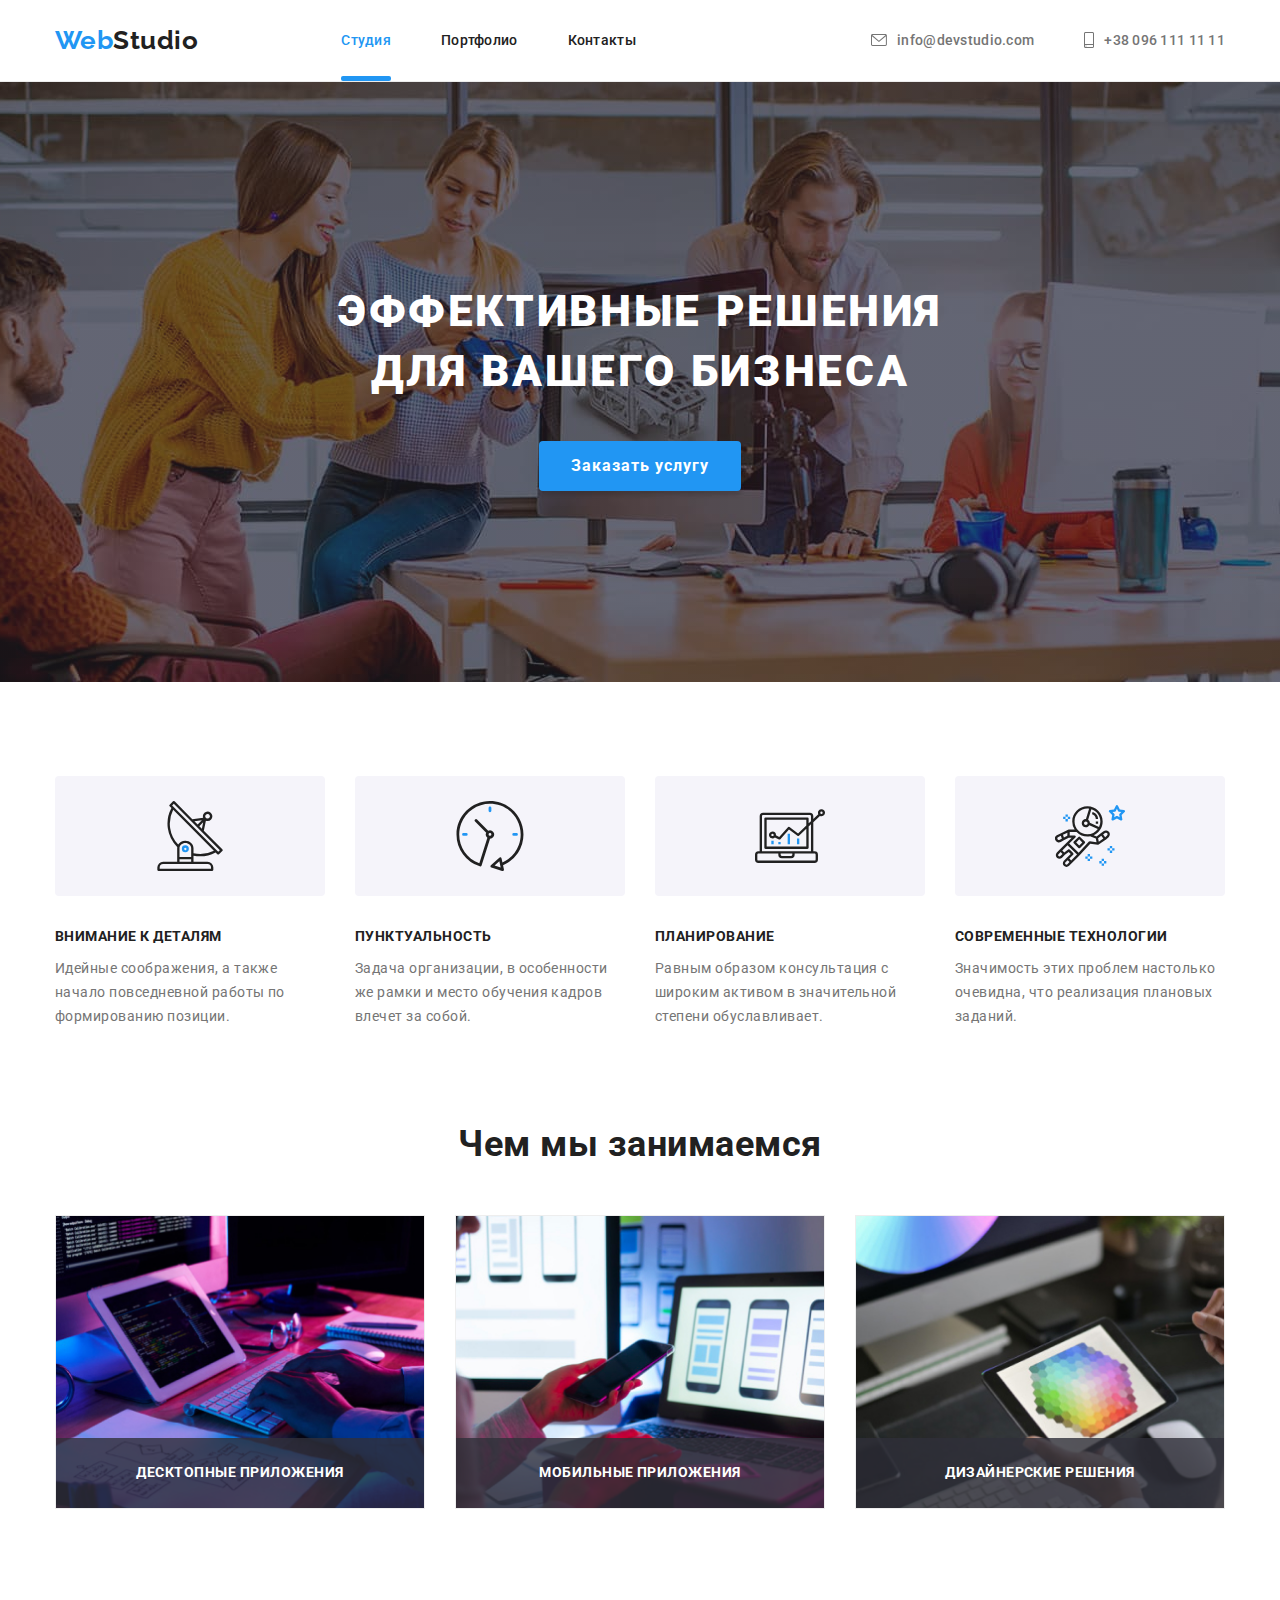
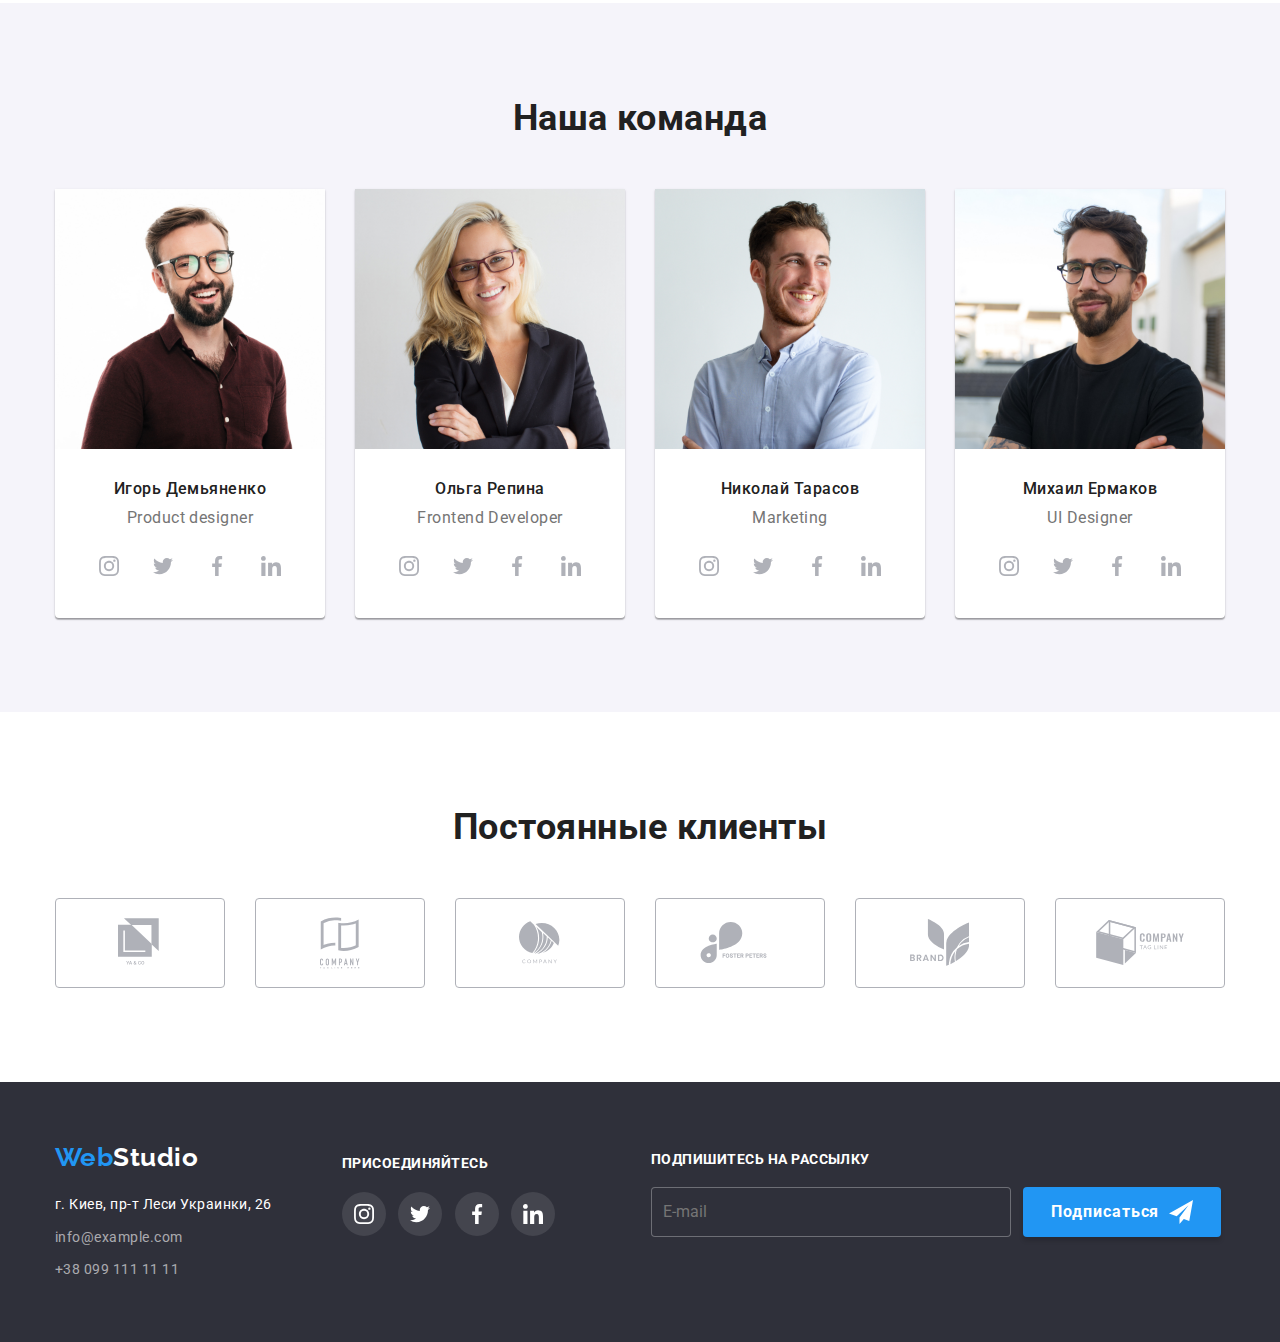
<file: index.html>
<!DOCTYPE html>
<html lang="ru">
  <head>
    <meta charset="UTF-8" />
    <meta name="viewport" content="width=device-width, initial-scale=1.0" />
    <title>Главная</title>
    <link
      href="https://fonts.googleapis.com/css2?family=Raleway:wght@400;500;700&family=Roboto:wght@100;400;500;700;900&display=swap"
      rel="stylesheet"
    />
    <link
      rel="stylesheet"
      href="https://cdnjs.cloudflare.com/ajax/libs/modern-normalize/1.0.0/modern-normalize.min.css"
    />
    <link rel="stylesheet" href="./css/styles.css" />
  </head>

  <body>
    <!-- Shapka -->
    <header>
      <div class="container">
      <nav>
        <ul  class="nav-links">
          <li class="header-list"><a class="logo-link" href="./index.html">
              <span class="logo">Web</span><span class="logo-end">Studio</span>
              </a>
          </li>
          <li class="header-list">
            <a class="navigation current" href="./index.html">Студия</a>
          </li>
          <li class="header-list">
            <a class="navigation" href="./portfolio.html">Портфолио</a>
          </li>
          <li class="header-list">
            <a class="navigation" href="">Контакты</a>
          </li>
        </ul>
      </nav>

      <ul class="header-contacts">
        <li class="header-list">
          <a class="navigation contacts" href="mailto:info@devstudio.com"
            >
            <svg class="contacts-icon" width="16" height="12">
              <use href="./images/sprite.svg#icon-envelope"></use>
            </svg>
            info@devstudio.com</a
          >
        </li>
        <li class="header-list">
          <a class="navigation contacts" href="tel:+380961111111"
            >
            <svg class="contacts-icon" width="10" height="16">
              <use href="./images/sprite.svg#icon-smartphone"></use>
            </svg>
            +38 096 111 11 11</a
          >
        </li>
      </ul>
      </div>
    </header>

    <main>
      <!-- Hero -->
      <section class="hero">
        <h1 class="hero-title">Эффективные решения для вашего бизнеса</h1>
        <button class="order-link" type="button" data-modal-open>Заказать услугу</button>
      </section>

        <div class="backdrop is-hidden" data-modal>
          <div class="modal">
            <button class="modal-close" data-modal-close>
              <svg class="close-icone" width="18" height="18">
                <use href="./images/sprite.svg#icon-close"></use>
              </svg>
            </button>
            <form action="" class="form">
              <b class="appeal">Оставьте свои данные, мы вам перезвоним</b>
              <ul>
                <li class="form-list">
                  <label for="name">Имя</label>
                  <input type="text" name="name" id="name">
                  <svg class="input-icon" width="18" height="18">
                    <use href="./images/sprite.svg#icon-name"></use>
                  </svg>
                </li>
                <li class="form-list">
                  <label for="tel">Телефон</label>
                  <input type="tel" name="tel" id="tel">
                  <svg class="input-icon" width="18" height="18">
                    <use href="./images/sprite.svg#icon-tel"></use>
                  </svg>
                </li>
                <li class="form-list">
                  <label for="email">Почта</label>
                  <input type="email" name="email" id="email">
                  <svg class="input-icon" width="18" height="18">
                    <use href="./images/sprite.svg#icon-email"></use>
                  </svg>
                </li>
                <li class="form-list">
                  <label for="comment">Комментарий</label>
                  <textarea class="comment" name="comment" id="comment" rows="6" placeholder="Введите текст"></textarea>
                </li>
                <li class="checkbox">
                  <label class="offer">
                    <input class="check" type="checkbox" value="true">
                    <span class="check-icon"></span>
                    Соглашаюсь с рассылкой и принимаю
                    <a class="offer-link" href=""> Условия договора</a>
                  </label>
                </li>
              </ul>
              <button class="submit" type="submit">Отправить</button>
            </form>
          </div>
        </div>

      <!-- Advantages -->
      <section class="advantages">
        <div class="container">
        <h2 class="secondary-title" hidden>Наши Преимущества</h2>
      
        <ul class="advantage-list">
          <li class="icon-antenna">
            <div class="advantages-icons-bg">
             <svg class="advant-icon">
               <use href="./images/sprite.svg#icon-antenna"></use>
             </svg>
            </div>
            <h3 class="tertiary-title">Внимание к деталям</h3>
            <p class="cards-items">
              Идейные соображения, а также начало повседневной работы по
              формированию позиции.
            </p>
          </li>
          <li class="icon-clock">
            <div class="advantages-icons-bg">
              <svg class="advant-icon">
                <use href="./images/sprite.svg#icon-clock"></use>
              </svg>
            </div>
            <h3 class="tertiary-title">Пунктуальность</h3>
            <p class="cards-items">
              Задача организации, в особенности же рамки и место обучения кадров
              влечет за собой.
            </p>
          </li>
          <li class="icon-diagram">
            <div class="advantages-icons-bg">
              <svg class="advant-icon">
                <use href="./images/sprite.svg#icon-diagram"></use>
              </svg>
            </div>
            <h3 class="tertiary-title">Планирование</h3>
            <p class="cards-items">
              Равным образом консультация с широким активом в значительной
              степени обуславливает.
            </p>
          </li>
          <li class="icon-astronaut">
            <div class="advantages-icons-bg">
              <svg class="advant-icon">
                <use href="./images/sprite.svg#icon-astronaut"></use>
              </svg>
            </div>
            <h3 class="tertiary-title">Современные технологии</h3>
            <p class="cards-items">
              Значимость этих проблем настолько очевидна, что реализация
              плановых заданий.
            </p>
          </li>
        </ul>
        </div>
      </section>

      <!-- work examples -->
      <section class="work-examles-sct">
        <div class="container">
        <h2 class="secondary-title">Чем мы занимаемся</h2>
      
        <ul class="work-examples">
          <li>
            <div class="work-examples-overlay">
            <img src="./images/desktop.jpg" alt="Рабочий Стол" width="370" />
              <p class="work-examples-descriptions">Десктопные приложения</p>
            </div>
          </li>
          <li>
            <div class="work-examples-overlay">
              <img src="./images/phone-note.jpg" alt="Телефон перед ноутбуком" width="370" />
              <p class="work-examples-descriptions">Мобильные приложения</p>
            </div>
          </li>
          <li>
            <div class="work-examples-overlay">
              <img src="./images/grahical-tablet.jpg" alt="Графический планшет" width="370" />
              <p class="work-examples-descriptions">Дизайнерские решения</p>
            </div>
                      </li>
        </ul>
        </div>
      </section>

      <!-- Our team -->
      <section class="our-team">
        <div class="container">
        <h2 class="secondary-title">Наша команда</h2>
        <ul class="team-list">
          <li class="items">
            <a href=""><img src="./images/igor-demiyanenko.jpg" alt="Игорь Демьяненко" width="270" /></a>
            <div class="team-descrition">
            <h3 class="teams-title">Игорь Демьяненко</h3>
            <p class="cards-items">Product designer</p>
            <ul class="social-links-flex">
              <li><a class="social-link" href="https://www.instagram.com/" target="_blank">
                  <svg class="social-link-icon">
                    <use href="./images/sprite.svg#icon-instagram"></use>
                  </svg>
                </a>
              </li>
              <li><a class="social-link" href="https://twitter.com/" target="_blank">
                  <svg class="social-link-icon">
                    <use href="./images/sprite.svg#icon-twitter"></use>
                  </svg></a></li>
              <li><a class="social-link" href="https://www.facebook.com/" target="_blank">
                  <svg class="social-link-icon">
                    <use href="./images/sprite.svg#icon-facebook"></use>
                  </svg></a></li>
              <li><a class="social-link" href="https://www.linkedin.com/" target="_blank">
                  <svg class="social-link-icon">
                    <use href="./images/sprite.svg#icon-linkedin"></use>
                  </svg></a></li>
            </ul>
            </div>
          </li>
          <li class="items">
            <a href=""><img src="./images/olga-repina.jpg" alt="Ольга Репина" width="270" /></a>
            <div class="team-descrition">
            <h3 class="teams-title">Ольга Репина</h3>
            <p class="cards-items">Frontend Developer</p>
            <ul class="social-links-flex">
              <li><a class="social-link" href="https://www.instagram.com/" target="_blank">
                  <svg class="social-link-icon">
                    <use href="./images/sprite.svg#icon-instagram"></use>
                  </svg>
                </a>
              </li>
              <li><a class="social-link" href="https://twitter.com/" target="_blank">
                  <svg class="social-link-icon">
                    <use href="./images/sprite.svg#icon-twitter"></use>
                  </svg></a></li>
              <li><a class="social-link" href="https://www.facebook.com/" target="_blank">
                  <svg class="social-link-icon">
                    <use href="./images/sprite.svg#icon-facebook"></use>
                  </svg></a></li>
              <li><a class="social-link" href="https://www.linkedin.com/" target="_blank">
                  <svg class="social-link-icon">
                    <use href="./images/sprite.svg#icon-linkedin"></use>
                  </svg></a></li>
            </ul>
            </div>
          </li>
          <li class="items">
            <a href=""><img src="./images/nikolay-tarasov.jpg" alt="Николай Тарасов" width="270" /></a>
            <div class="team-descrition">
            <h3 class="teams-title">Николай Тарасов</h3>
            <p class="cards-items">Marketing</p>
            <ul class="social-links-flex">
              <li><a class="social-link" href="https://www.instagram.com/" target="_blank">
                    <svg class="social-link-icon">
                      <use href="./images/sprite.svg#icon-instagram"></use>
                    </svg>
                  </a>
              </li>
              <li><a class="social-link" href="https://twitter.com/" target="_blank">
              <svg class="social-link-icon">
                <use href="./images/sprite.svg#icon-twitter"></use>
              </svg></a></li>
              <li><a class="social-link" href="https://www.facebook.com/" target="_blank">
              <svg class="social-link-icon">
                <use href="./images/sprite.svg#icon-facebook"></use>
              </svg></a></li>
              <li><a class="social-link" href="https://www.linkedin.com/" target="_blank">
              <svg class="social-link-icon"> 
                <use href="./images/sprite.svg#icon-linkedin"></use>
              </svg></a></li>
            </ul>
            </div>
          </li>
          <li class="items">
            <a href=""><img src="./images/mihail-ermakov.jpg" alt="Михаил Ермаков" width="270" /></a>
            <div class="team-descrition">
            <h3 class="teams-title">Михаил Ермаков</h3>
            <p class="cards-items">UI Designer</p>
            <ul class="social-links-flex">
              <li><a class="social-link" href="https://www.instagram.com/" target="_blank">
                  <svg class="social-link-icon">
                    <use href="./images/sprite.svg#icon-instagram"></use>
                  </svg>
                </a>
              </li>
              <li><a class="social-link" href="https://twitter.com/" target="_blank">
                  <svg class="social-link-icon">
                    <use href="./images/sprite.svg#icon-twitter"></use>
                  </svg></a></li>
              <li><a class="social-link" href="https://www.facebook.com/" target="_blank">
                  <svg class="social-link-icon">
                    <use href="./images/sprite.svg#icon-facebook"></use>
                  </svg></a></li>
              <li><a class="social-link" href="https://www.linkedin.com/" target="_blank">
                  <svg class="social-link-icon">
                    <use href="./images/sprite.svg#icon-linkedin"></use>
                  </svg></a></li>
            </ul>
            </div>
          </li>
        </ul>
        </div>
      </section>

      <!-- Clients -->
      <section class="clients">
        <div class="container">
        <h2 class="secondary-title">Постоянные клиенты</h2>
        <ul class="clients-list">
          <li class="items"><a class="clients-links" href="" >
            <svg class="client-icon" width="45" height="50">
              <use href="./images/sprite.svg#icon-logo-yago"></use>
            </svg>
          </a></li>
          <li class="items"><a class="clients-links" href="">
            <svg class="client-icon" width="40" height="52">
              <use href="./images/sprite.svg#icon-logo-company-th"></use>
            </svg>
          </a></li>
          <li class="items"><a class="clients-links" href="">
            <svg class="client-icon" width="41" height="43">
              <use href="./images/sprite.svg#icon-logo3"></use>
            </svg>
          </a></li>
          <li class="items"><a class="clients-links" href="">
            <svg class="client-icon" width="80" height="42">
              <use href="./images/sprite.svg#icon-logo-foster-peters"></use>
            </svg>
          </a>
          </li>
          <li class="items"><a class="clients-links" href="">
          <svg class="client-icon" width="59" height="47">
            <use href="./images/sprite.svg#icon-logo-brand"></use>
          </svg>
        </a>
        </li>
          <li class="items"><a class="clients-links" href="">
            <svg class="client-icon" width="88.5" height="45.5">
              <use href="./images/sprite.svg#icon-logo-tag-line"></use>
            </svg>
          </a></li>
        </ul>
        </div>
      </section>
    </main>

    <!-- footer -->
    <footer class="footer-bg">
      <div class="footer-adress-text">
        <div>
        <a class="logo-link" href="./index.html">
          <span class="logo">Web</span
          ><span class="logo-end-footer">Studio</span></a
        >
        <address class="footer-adress">г. Киев, пр-т Леси Украинки, 26</address>
        <address>
          <a class="footer-link" href="mailto:info@example.com"
            >info@example.com</a
          >
          <br />
          <a class="footer-link" href="tel:+380991111111">+38 099 111 11 11</a>
        </address>
        </div>
        <div class="footer-common">
          <p class="common">Присоединяйтесь</p>
          <ul class="social-links-flex">
            <li>
              <a class="social-link" href="">
                <svg class="social-link-icon">
                  <use href="./images/sprite.svg#icon-instagram"></use>
                </svg>
              </a>
            </li>
            <li>
              <a class="social-link" href="">
                <svg class="social-link-icon">
                  <use href="./images/sprite.svg#icon-twitter"></use>
                </svg>
              </a>
            </li>
            <li>
              <a class="social-link" href="">
                <svg class="social-link-icon">
                  <use href="./images/sprite.svg#icon-facebook"></use>
                </svg>
              </a>
            </li>
            <li>
              <a class="social-link" href="">
                <svg class="social-link-icon">
                  <use href="./images/sprite.svg#icon-linkedin"></use>
                </svg>
              </a>
            </li>
          </ul>
        </div>
        <form class="footer-form" action="">
          <label class="subscription">
            <span class="sub-text">Подпишитесь на рассылку</span> 
            <input type="email" name="email" placeholder="E-mail">
          </label>
          <button class="subscribe" type="submit">Подписаться 
            <svg class="sub-icon" width="24" height="24">
              <use href="./images/sprite.svg#icon-send"></use>
            </svg>
          </button>
        </form>
      </div>
    
    </footer>
    <script src="./js/modal.js"></script>
  </body>
</html>
</file>
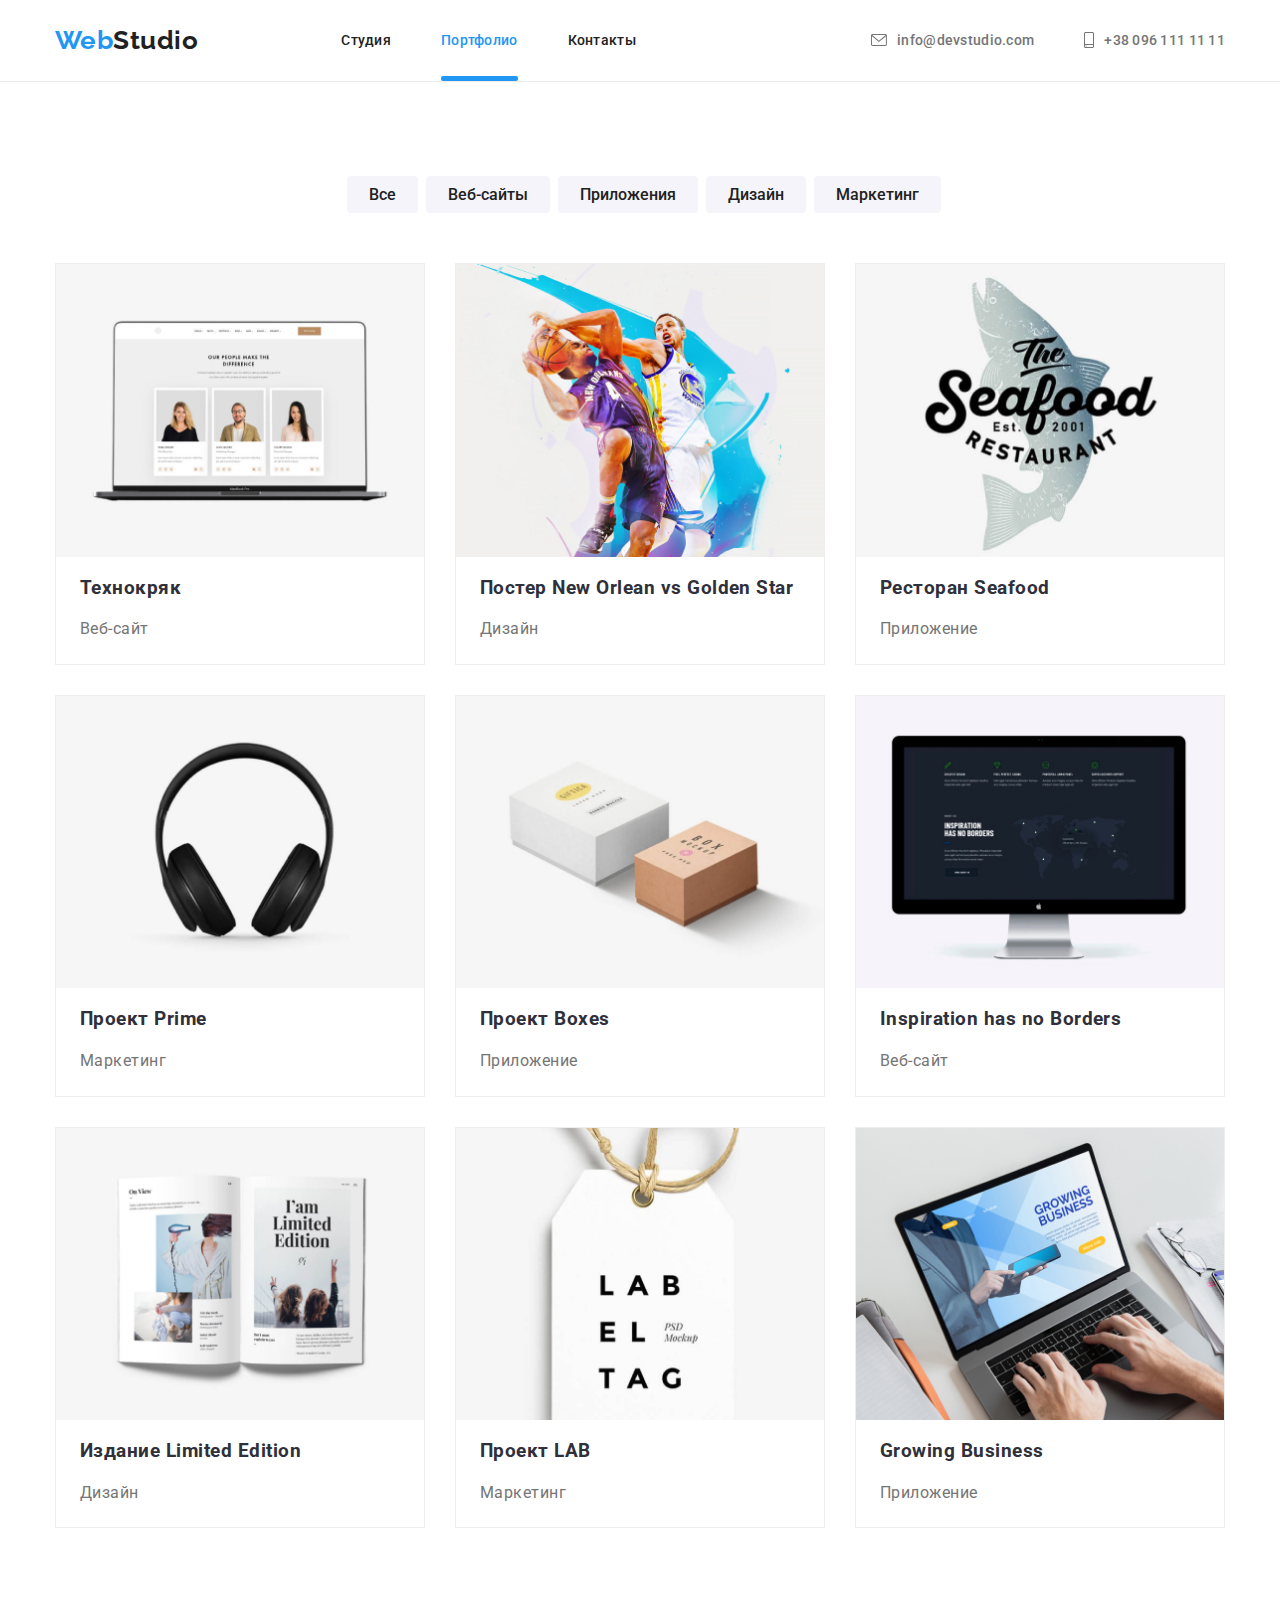
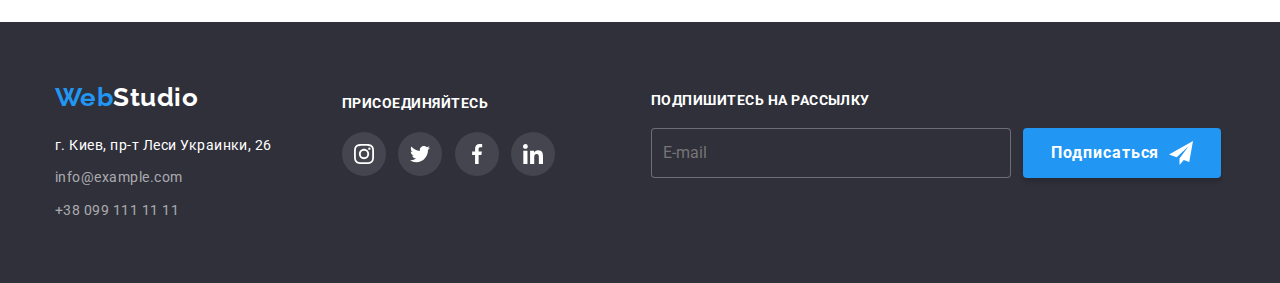
<file: portfolio.html>
<!DOCTYPE html>
<html lang="ru">
  <head>
    <meta charset="UTF-8" />
    <meta name="viewport" content="width=device-width, initial-scale=1.0" />
    <title>Портфолио</title>
    <link
      href="https://fonts.googleapis.com/css2?family=Raleway:wght@400;500;700&family=Roboto:wght@100;400;500;700;900&display=swap"
      rel="stylesheet"
    />
    <link
      rel="stylesheet"
      href="https://cdnjs.cloudflare.com/ajax/libs/modern-normalize/1.0.0/modern-normalize.min.css"
    />
    <link rel="stylesheet" href="./css/styles.css" />
  </head>

  <body>
    <!-- Shapka -->
    <header>
      <div class="container">
        <nav>
          <ul class="nav-links">
            <li class="header-list"><a class="logo-link" href="./index.html">
                <span class="logo">Web</span><span class="logo-end">Studio</span>
              </a>
            </li>
            <li class="header-list"><a class="navigation" href="./index.html">Студия</a></li>
            <li class="header-list"><a class="navigation current" href="./portfolio.html">Портфолио</a></li>
            <li class="header-list"><a class="navigation" href="">Контакты</a></li>
          </ul>
        </nav>
    
        <ul class="header-contacts">
          <li class="header-list">
            <a class="navigation contacts" href="mailto:info@devstudio.com">
              <svg class="contacts-icon" width="16" height="12">
                <use href="./images/sprite.svg#icon-envelope"></use>
              </svg>
              info@devstudio.com</a>
          </li>
          <li class="header-list">
            <a class="navigation contacts" href="tel:+380961111111">
              <svg class="contacts-icon" width="10" height="16">
                <use href="./images/sprite.svg#icon-smartphone"></use>
              </svg>
              +38 096 111 11 11</a>
          </li>
        </ul>
      </div>
    </header>

    <!--Main-->
    <main>
      <section class="portfolio-screen">
    <div class="container">
    <!-- <div class="container"> -->
      <h1 hidden="true">Портфолио</h1>
      <!--Buttons-->
      <section>
        <h2 hidden>Список переключателей</h2>
        <ul class="flex-list">
          <li><button class="button" type="button">Все</button></li>
          <li><button class="button" type="button">Веб-сайты</button></li>
          <li><button class="button" type="button">Приложения</button></li>
          <li><button class="button" type="button">Дизайн</button></li>
          <li><button class="button" type="button">Маркетинг</button></li>
        </ul>
      </section>
      <!-- </div> -->

      <!--Portfolio-->
      <section>
        <!-- <div class="container"> -->
        <h2 hidden="true">Примеры работ</h2>
        <ul class="portfolio">
          <li class="items">
            <a class="cards-link" href="">
              <div class="portfolio-overlay">
                <img src="./images/notebook.jpg" alt="Технокряк" width="370" />
                <p class="hover-cards">
                Технокряк это современная площадка распространения коронавируса.
                Компании используют эту платформу для цифрового шпионажа и атак
                на защищённые сервера конкурентов.
                </p>
              </div>
              <div class="items-descrition">
                <h3>Технокряк</h3>
                <p class="cards-items">Веб-сайт</p>
              
              </div>
            </a>
          </li>
          <li class="items">
            <a class="cards-link" href="">
              <div class="portfolio-overlay">
                <img src="./images/basket.jpg" alt="Постер New Orlean vs Golden Star" />
                <p class="hover-cards">
                  Технокряк это современная площадка распространения коронавируса.
                  Компании используют эту платформу для цифрового шпионажа и атак
                  на защищённые сервера конкурентов.
                </p>
              </div>
                <div class="items-descrition">
                <h3>Постер New Orlean vs Golden Star</h3>
                <p class="cards-items">Дизайн</p>
              </div>
            </a>
          </li>
          <li class="items">
            <a class="cards-link" href="">
              <div class="portfolio-overlay">
                <img src="./images/seafood.jpg" alt="Ресторан Seafood" width="370" />
                <p class="hover-cards">
                  Технокряк это современная площадка распространения коронавируса.
                  Компании используют эту платформу для цифрового шпионажа и атак
                  на защищённые сервера конкурентов.
                </p>
              </div>
              <div class="items-descrition">
                <h3>Ресторан Seafood</h3>
                <p class="cards-items">Приложение</p>
              </div>
            </a>
          </li>
          <li class="items">
            <a class="cards-link" href="">
              <div class="portfolio-overlay">
                <img src="./images/headphones.jpg" alt="Проект Prime" width="370" />
                <p class="hover-cards">
                  Технокряк это современная площадка распространения коронавируса.
                  Компании используют эту платформу для цифрового шпионажа и атак
                  на защищённые сервера конкурентов.
                </p>
              </div>
              <div class="items-descrition">
                <h3>Проект Prime</h3>
                <p class="cards-items">Маркетинг</p>
              </div>
            </a>
          </li>
          <li class="items">
            <a class="cards-link" href="">
              <div class="portfolio-overlay">
                <img src="./images/boxes.jpg" alt="Проект Boxes" width="370" />
                <p class="hover-cards">
                  Технокряк это современная площадка распространения коронавируса.
                  Компании используют эту платформу для цифрового шпионажа и атак
                  на защищённые сервера конкурентов.
                </p>
              </div>
              <div class="items-descrition">
                <h3>Проект Boxes</h3>
                <p class="cards-items">Приложение</p>
              </div>
            </a>
          </li>
          <li class="items">
            <a class="cards-link" href="">
              <div class="portfolio-overlay">
                <img src="./images/monoblock.jpg" alt="Inspiration has no Borders" width="370" />
                <p class="hover-cards">
                  Технокряк это современная площадка распространения коронавируса.
                  Компании используют эту платформу для цифрового шпионажа и атак
                  на защищённые сервера конкурентов.
                </p>
              </div>
              <div class="items-descrition">
                <h3>Inspiration has no Borders</h3>
                <p class="cards-items">Веб-сайт</p>
              </div>
            </a>
          </li>
          <li class="items">
            <a class="cards-link" href="">
              <div class="portfolio-overlay">
                <img src="./images/openbook.jpg" alt="Издание Limited Edition" width="370" />
                <p class="hover-cards">
                  Технокряк это современная площадка распространения коронавируса.
                  Компании используют эту платформу для цифрового шпионажа и атак
                  на защищённые сервера конкурентов.
                </p>
              </div>
              <div class="items-descrition">
              <h3>Издание Limited Edition</h3>
              <p class="cards-items">Дизайн</p>
              </div>
            </a>
          </li>
          <li class="items">
            <a class="cards-link" href="">
              <div class="portfolio-overlay">
              <img src="./images/birka.jpg" alt="Проект LAB" width="370" />
                <p class="hover-cards">
                  Технокряк это современная площадка распространения коронавируса.
                  Компании используют эту платформу для цифрового шпионажа и атак
                  на защищённые сервера конкурентов.
                </p>
              </div>
              <div class="items-descrition">
                <h3>Проект LAB</h3>
                <p class="cards-items">Маркетинг</p>
              </div>
            </a>  
          </li>
          <li class="items">
            <a class="cards-link" href="">
              <div class="portfolio-overlay">
                <img src="./images/working-notebook.jpg" alt="Growing Business" width="370" />
                <p class="hover-cards">
                  Технокряк это современная площадка распространения коронавируса.
                  Компании используют эту платформу для цифрового шпионажа и атак
                  на защищённые сервера конкурентов.
                </p>
              </div>
              <div class="items-descrition">
                <h3>Growing Business</h3>
                <p class="cards-items">Приложение</p>
              </div>
            </a>
          </li>
        </ul>
        </section>
     </div>
    </section>
    </main>

    <!-- footer -->
    <footer class="footer-bg">
      <div class="footer-adress-text">
        <div>
          <a class="logo-link" href="./index.html">
            <span class="logo">Web</span><span class="logo-end-footer">Studio</span></a>
          <address class="footer-adress">г. Киев, пр-т Леси Украинки, 26</address>
          <address>
            <a class="footer-link" href="mailto:info@example.com">info@example.com</a>
            <br />
            <a class="footer-link" href="tel:+380991111111">+38 099 111 11 11</a>
          </address>
        </div>
        <div class="footer-common">
          <p class="common">Присоединяйтесь</p>
          <ul class="social-links-flex">
            <li>
              <a class="social-link" href="">
                <svg class="social-link-icon">
                  <use href="./images/sprite.svg#icon-instagram"></use>
                </svg>
              </a>
            </li>
            <li>
              <a class="social-link" href="">
                <svg class="social-link-icon">
                  <use href="./images/sprite.svg#icon-twitter"></use>
                </svg>
              </a>
            </li>
            <li>
              <a class="social-link" href="">
                <svg class="social-link-icon">
                  <use href="./images/sprite.svg#icon-facebook"></use>
                </svg>
              </a>
            </li>
            <li>
              <a class="social-link" href="">
                <svg class="social-link-icon">
                  <use href="./images/sprite.svg#icon-linkedin"></use>
                </svg>
              </a>
            </li>
          </ul>
        </div>
        <form class="footer-form" action="">
          <label class="subscription">
            <span class="sub-text">Подпишитесь на рассылку</span>
            <input type="email" name="email" placeholder="E-mail">
          </label>
          <button class="subscribe" type="submit">Подписаться
            <svg class="sub-icon" width="24" height="24">
              <use href="./images/sprite.svg#icon-send"></use>
            </svg>
          </button>
        </form>
      </div>
    
    </footer>
  </body>
</html>
</file>
<file: css/styles.css>
/*
основной цвет текста #212121
вторичный цвет текста #57575
цвет акцента  #2196f3
вторичный цвет акцента #ffffff
цвет фона неактивніх кнопок  #f5f4fa
цвет контактов  rgba(255, 255, 255, 0.6);
*/
html {
  box-sizing: border-box;
}

*,
*::before,
*::after {
  box-sizing: inherit;
}
:root {
  --primary-background-color: #2f303a;
  --secondary-background-color: #f5f4fa;
  --primary-text-color: #212121;
  --secondary-text-color: #757575;
  --accent-color: #2196f3;
  --wite-color: #ffffff;
  --contacts-rgba: rgba(255, 255, 255, 0.6);
}
body {
  font-family: Roboto, sans-serif;
  font-style: normal;
  font-weight: 400;
  line-height: 1.2;
  letter-spacing: 0.03em;
  color: var(--primary-text-color);
}
h1,
h2,
h3,
h4 {
  margin: 0px;
}
ul {
  list-style-type: none;
  margin: 0px;
}

ul img {
  display: block;
  width: 100%;
  height: auto;
}

.cards-link {
  display: inline-block;
  text-decoration: none;
  color: var(--primary-background-color);
}

.logo {
  color: var(--accent-color);
  font-family: Raleway, sans-serif;
  font-weight: 700;
  font-size: 26px;
}

.logo-end {
  color: var(--primary-text-color);
  font-family: Raleway, sans-serif;
  font-weight: 700;
  font-size: 26px;
}
.logo-end-footer {
  color: var(--wite-color);
  font-family: Raleway, sans-serif;
  font-weight: 700;
  font-size: 26px;
}

.logo-link {
  text-decoration: none;
}

.navigation {
  position: relative;
  display: inline-block;
  color: var(--primary-text-color);
  text-decoration: none;
  padding: 32px 0px;
  font-weight: 500;
  font-size: 14px;
  letter-spacing: 0.02em;

  transition: fill 250ms cubic-bezier(0.4, 0, 0.2, 1),
    color 250ms cubic-bezier(0.4, 0, 0.2, 1);
}

.navigation.current {
  color: var(--accent-color);
}

.nav-links .navigation::after {
  content: "";

  position: absolute;
  left: 0;
  bottom: 0;

  display: block;
  width: 100%;
  height: 5px;
  border-radius: 2px;
  background-color: var(--accent-color);

  opacity: 0;
  transform: scaleX(0);
  transition: transform 250ms cubic-bezier(0.4, 0, 0.2, 1),
    opacity 250ms cubic-bezier(0.4, 0, 0.2, 1);
}

.nav-links .navigation.current::before {
  content: "";

  position: absolute;
  left: 0;
  bottom: 0;

  display: block;
  width: 100%;
  height: 5px;
  border-radius: 2px;
  background-color: var(--accent-color);
  opacity: 1;
}

.nav-links .navigation:hover::after {
  opacity: 1;
  transform: scaleX(1);
}

.navigation.contacts {
  display: inline-flex;
  height: auto;
  width: 100%;
  color: var(--secondary-text-color);
  align-items: center;
  align-self: center;
}

.navigation:hover,
.navigation:focus {
  color: var(--accent-color);
}

.header-list:hover,
.header-list:focus {
  color: var(--accent-color);
}

.contacts-icon {
  display: inline-flex;
  margin-right: 10px;
  fill: currentColor;
}

.hero {
  max-width: 1600px;
  height: 600px;
  text-align: center;
  background-color: var(--primary-background-color);
  background-image: linear-gradient(
      to right,
      rgba(47, 48, 58, 0.4),
      rgba(47, 48, 58, 0.4)
    ),
    url(../images/hero-bg.jpg);
  background-repeat: no-repeat;
  background-size: cover;
  background-position: center;
  margin-left: auto;
  margin-right: auto;
  padding-top: 200px;
  padding-bottom: 200px;
}

.hero-title {
  color: var(--wite-color);
  font-size: 44px;
  font-weight: 900;
  line-height: 1.36;
  text-transform: uppercase;
  letter-spacing: 0.06em;
  max-width: 696px;
  margin-top: 0px;
  margin-left: auto;
  margin-right: auto;
  margin-bottom: 40px;
}

.order-link {
  display: inline-block;
  background-color: var(--accent-color);
  color: var(--wite-color);
  font-weight: 700;
  font-size: 16px;
  line-height: 1.87;
  letter-spacing: 0.06em;
  padding: 10px 32px;
  box-shadow: 0px 4px 4px rgba(0, 0, 0, 0.15);
  border: none;
  border-radius: 4px;
  cursor: pointer;
}

.backdrop {
  position: fixed;
  top: 0;
  left: 0;
  width: 100%;
  height: 100%;
  background-color: rgba(0, 0, 0, 0.2);
  z-index: 99;

  opacity: 1;

  transition: opacity 250ms cubic-bezier(0.4, 0, 0.2, 1);
}

.backdrop.is-hidden {
  opacity: 0;
  pointer-events: none;
  z-index: 99;
}

.backdrop.is-hidden .modal {
  transform: translate(-50%, -50%) scale(1.1);
}

.modal {
  position: absolute;
  top: 50%;
  left: 50%;

  min-height: 581px;
  min-width: 528px;
  padding: 0;

  background-color: #fff;
  box-shadow: 0px 1px 3px rgba(0, 0, 0, 0.12), 0px 1px 1px rgba(0, 0, 0, 0.14),
    0px 2px 1px rgba(0, 0, 0, 0.2);
  border-radius: 4px;
  z-index: 99;
  transform: translate(-50%, -50%) scale(1);

  transition: transform 250ms cubic-bezier(0.4, 0, 0.2, 1);
}

.modal-close {
  position: absolute;
  display: inline-flex;
  justify-content: center;
  align-items: center;
  background-color: var(--wite-color);
  min-width: 30px;
  min-height: 30px;
  top: 8px;
  right: 8px;
  border: 1px solid rgba(0, 0, 0, 0.1);
  border-radius: 50%;
  cursor: pointer;
}

.close-icone {
  fill: #000;

  transition: fill 250ms cubic-bezier(0.4, 0, 0.2, 1);
}

.modal-close:hover .close-icone,
.modal-close:focus .close-icone {
  fill: var(--accent-color);
}

.form {
  padding: 40px;
  text-align: center;
}

.form > ul {
  padding: 0;
}
.form-list {
  position: relative;
  display: flex;
  flex-direction: column;
  margin-bottom: 28px;
}

.form-list > label {
  position: absolute;
  left: 0;
  top: -18px;
  display: inline-flex;
  /* justify-content: left; */
  /* margin-bottom: 4px; */
  font-size: 12px;
  line-height: 1.15;
  letter-spacing: 0.01em;

  color: var(--secondary-text-color);
}

.form-list > input {
  padding: 12px 12px 12px 42px;
  font-weight: normal;
  font-size: 12px;
  line-height: 1.15;
  letter-spacing: 0.01em;
  border: 1px solid rgba(33, 33, 33, 0.2);
  box-sizing: border-box;
  border-radius: 4px;

  transition: border 250ms cubic-bezier(0.4, 0, 0.2, 1);
}

.input-icon {
  position: absolute;
  top: 50%;
  left: 12px;
  fill: var(--primary-text-color);

  transform: translateY(-50%);

  transition: fill 250ms cubic-bezier(0.4, 0, 0.2, 1);
}

.form-list > input:hover,
.form-list > input:focus,
.form-list > .comment:hover,
.form-list > .comment:focus {
  outline: none;
  border: 1px solid var(--accent-color);
}
.form-list > input:hover + .input-icon,
.form-list > input:focus + .input-icon {
  fill: #2196f3;
}

.offer {
  display: inline-flex;
  align-items: center;
  text-align: center;
  font-size: 14px;
  line-height: 1.71;
  color: var(--secondary-text-color);
}

.check {
  position: absolute;
  width: 1px;
  height: 1px;
  margin: -1px;
  border: 0;
  padding: 0;
  clip: rect(0 0 0 0);
  overflow: hidden;
}

.check:checked + .check-icon {
  transform: scale(1.2);
  border-color: transparent;
  background-color: var(--accent-color);
  background-image: url("../images/icon-check.svg");
  background-size: contain;
  background-origin: border-box;
}
.check-icon {
  display: inline-block;
  width: 16px;
  height: 16px;
  margin-right: 8.38px;

  border: 2.5px solid var(--primary-text-color);
  border-radius: 2px;
  cursor: pointer;

  transition: transform 250ms linear;
}

.offer-link {
  color: var(--accent-color);
}

.comment {
  resize: none;
  padding: 12px 16px;
  border: 1px solid rgba(33, 33, 33, 0.2);
  box-sizing: border-box;
  border-radius: 4px;
  font-size: 14px;
  line-height: 1.15;
  letter-spacing: 0.01em;

  transition: border 250ms cubic-bezier(0.4, 0, 0.2, 1);
}

.comment:placeholder-shown {
  color: rgba(117, 117, 117, 0.5);
}

.appeal {
  display: inline-block;
  margin-bottom: 30px;
  font-weight: bold;
  font-size: 20px;
  line-height: 1.15;
  text-align: center;
  color: var(--primary-text-color);
}

.submit {
  display: inline-flex;
  background-color: var(--accent-color);
  color: var(--wite-color);
  font-weight: 700;
  font-size: 16px;
  line-height: 1.87;
  letter-spacing: 0.06em;
  margin-left: auto;
  /* margin-right: auto; */
  margin-top: 30px;
  padding: 10px 55px;
  box-shadow: 0px 4px 4px rgba(0, 0, 0, 0.15);
  border: none;
  border-radius: 4px;
  cursor: pointer;
}

.tertiary-title {
  font-weight: 700;
  font-size: 14px;
  line-height: 1.5;
  text-transform: uppercase;
}

.secondary-title {
  font-weight: 700;
  font-size: 36px;
  line-height: 1.17;
  margin-top: 0px;
  margin-bottom: 50px;
  text-align: center;
}

.teams-title {
  font-weight: 500;
  font-size: 16px;
  line-height: 1.18x;
}

.button {
  background: var(--secondary-background-color);
  color: var(--primary-text-color);
  font-family: inherit;
  font-weight: 500;
  font-size: 16px;
  line-height: 1.6;
  text-align: center;
  padding-top: 6px;
  padding-bottom: 6px;
  padding-right: 22px;
  padding-left: 22px;
  border-radius: 4px;
  border: none;
}

/* .hover-cards:hover,
.hover-cards:focus, */
.button:hover,
.button:focus,
.button:active,
.button:visited {
  background-color: var(--accent-color);
  color: var(--wite-color);
  box-shadow: 0px 3px 1px rgba(0, 0, 0, 0.1), 0px 1px 2px rgba(0, 0, 0, 0.08),
    0px 2px 2px rgba(0, 0, 0, 0.12);
  transition: box-shadow 250ms cubic-bezier(0.4, 0, 0.2, 1),
    background-color 250ms cubic-bezier(0.4, 0, 0.2, 1),
    color 250ms cubic-bezier(0.4, 0, 0.2, 1);
}

.cards-items {
  color: var(--secondary-text-color);
}

.advantage-list p {
  margin-top: 10px;
  margin-bottom: 0px;
}

.advantage-list .cards-items {
  font-size: 14px;
  line-height: 1.71;
}
.our-team .cards-items {
  font-size: 16px;
}

.portfolio .cards-items {
  font-size: 16px;
  line-height: 1.8;
}

.portfolio-overlay {
  position: relative;
  overflow: hidden;
}

.portfolio-overlay::before {
  display: inline-block;
  position: absolute;
  content: "";
  top: 0;
  left: 0;
  width: 100%;
  height: 100%;
  background-color: rgba(33, 150, 243, 0.9);

  opacity: 0;

  transform: translatey(100%);
  transition: transform 250ms cubic-bezier(0.4, 0, 0.2, 1),
    opacity 250ms cubic-bezier(0.4, 0, 0.2, 1);
}
.hover-cards {
  position: absolute;
  display: inline-flex;
  align-items: center;
  justify-content: center;
  width: 100%;
  height: 100%;
  margin: 0;
  padding: 0 24px;
  top: 0;
  left: 0;
  transform: translateY(100%);
  line-height: 1.56;
  color: var(--wite-color);

  opacity: 0;

  transition: transform 250ms cubic-bezier(0.4, 0, 0.2, 1),
    opacity 250ms cubic-bezier(0.4, 0, 0.2, 1);
}

.portfolio > .items:hover {
  border: 1px solid #eeeeee;
  box-sizing: border-box;
  box-shadow: 0px 1px 1px rgba(0, 0, 0, 0.12), 0px 4px 4px rgba(0, 0, 0, 0.06),
    1px 4px 6px rgba(0, 0, 0, 0.16);
}

.portfolio > .items:hover .hover-cards,
.portfolio > .items:hover .portfolio-overlay::before {
  transform: translatey(0%);
  opacity: 1;
  transition: background-color 250ms cubic-bezier(0.4, 0, 0.2, 1),
    opacity 250ms cubic-bezier(0.4, 0, 0.2, 1),
    transform 250ms cubic-bezier(0.4, 0, 0.2, 1);
}

.work-examles-sct {
  padding-top: 94px;
  padding-bottom: 94px;
}
.our-team {
  background-color: var(--secondary-background-color);
  padding-top: 94px;
  padding-bottom: 94px;
}

.footer-bg {
  background: var(--primary-background-color);
  padding-top: 60px;
  padding-bottom: 60px;
}

.footer-adress {
  color: var(--wite-color);
  font-style: normal;
  font-size: 14px;
  line-height: 1.7;
  padding-top: 20px;
}
.footer-adress-text {
  display: flex;
  width: 1200px;
  margin-left: auto;
  margin-right: auto;
  margin-bottom: 0px;
  padding-left: 15px;
  padding-right: 15px;
}

.footer-adress-text > div:first-child {
  margin-right: 70px;
}

.footer-link {
  display: inline-block;
  color: var(--contacts-rgba);
  font-style: normal;
  text-decoration: none;
  font-size: 14px;
  line-height: 1.7;
  margin-top: 9px;
}

.common {
  color: var(--wite-color);
  font-weight: bold;
  font-size: 14px;
  line-height: 1.14;
  text-transform: uppercase;
  margin-bottom: 20px;
}

.footer-common .social-link {
  display: inline-flex;
  height: 44px;
  width: 44px;
  align-items: center;
  justify-content: space-around;
  background-color: rgba(255, 255, 255, 0.1);
  fill: var(--wite-color);
  border-radius: 50%;
  margin-right: 10px;
}

.footer-form {
  margin-left: 93px;
  display: flex;
  align-items: center;
}

.subscription {
  position: relative;
  margin-right: 12px;
}

.sub-text {
  position: absolute;
  top: -36px;
  font-weight: bold;
  font-size: 14px;
  line-height: 1.15;
  text-transform: uppercase;

  color: #ffffff;
}

.subscription > input {
  width: 360px;
  height: 50px;
  padding: 11px;
  border: 1px solid rgba(255, 255, 255, 0.3);
  box-sizing: border-box;
  background-color: var(--primary-background-color);
  border-radius: 4px;
  font-style: normal;
  font-weight: normal;
  font-size: 16px;
  line-height: 1.25;
  display: flex;
  align-items: center;

  color: rgba(255, 255, 255, 0.6);
}

.subscribe {
  display: inline-flex;
  align-items: center;
  font-weight: bold;
  font-style: normal;
  font-size: 16px;
  line-height: 1.87;
  letter-spacing: 0.06em;
  padding: 10px 28px;
  color: #ffffff;
  border: transparent;
  background-color: var(--accent-color);
  box-shadow: 0px 4px 4px rgba(0, 0, 0, 0.15);
  border-radius: 4px;
}

.sub-icon {
  fill: var(--wite-color);
  margin-left: 10px;
}

.container {
  width: 1200px;
  margin-left: auto;
  margin-right: auto;
  padding-left: 15px;
  padding-right: 15px;
}

header {
  border-bottom: 1px solid #ececec;
  /* padding-bottom: 25px;
  padding-top: 24px; */
}

header > .container {
  display: flex;
}
.nav-links {
  display: flex;
  align-items: center;
  padding: 0;
}

.header-contacts {
  display: flex;
  margin-left: auto;
  align-items: center;
}
.header-list {
  margin-left: 50px;
  align-items: stretch;
}

.nav-links > .header-list:first-child {
  margin-left: 0px;
  margin-right: 93px;
}

.advantages {
  padding-top: 94px;
}

.advantage-list {
  display: flex;
  padding: 0px;
}

.advantage-list > li {
  width: calc((100% - 90px) / 4);
  margin-left: 30px;
}
.advantage-list > li:first-child {
  margin-left: 0px;
}

.advant-icon {
  width: 70px;
  height: 70px;
}

.advantages-icons-bg {
  width: 100%;
  height: 120px;
  background-color: #f5f4fa;
  border-radius: 4px;
  margin-bottom: 30px;
  padding: 25px 100px;
}

.social-links-flex {
  display: flex;
  justify-content: space-between;
  padding: 0px;
  margin-top: 16px;
}

.social-links-flex > li {
  width: calc((100% - 30px) / 4);
  margin-right: 10x;
}

.social-links-flex > li:last-child {
  margin-right: 0;
}

.social-link {
  display: inline-flex;
  height: 44px;
  width: 44px;
  border-radius: 50%;
  align-items: center;
  justify-content: space-around;
  fill: #afb1b8;

  transition: background-color 250ms cubic-bezier(0.4, 0, 0.2, 1),
    fill 250ms cubic-bezier(0.4, 0, 0.2, 1);
}

.social-link-icon {
  width: 20px;
  height: 20px;
}

.social-link:hover,
.social-link:focus {
  background-color: var(--accent-color);
  border-radius: 50%;
  fill: var(--wite-color);
}

.clients {
  padding-top: 94px;
  padding-bottom: 94px;
}

.clients-list {
  display: flex;
  padding: 0px;
  margin: 0px;
}

.clients-list > .items {
  width: calc((100% - 150px) / 6);
  margin-right: 30px;
}
.clients-list > .items:last-child {
  margin-right: 0px;
}
.clients-links {
  display: inline-flex;
  width: 170px;
  height: 90px;
  border: 1px solid #afb1b8;
  box-sizing: border-box;
  border-radius: 4px;
  align-items: center;
  justify-content: space-around;
  fill: #afb1b8;

  transition: fill 250ms cubic-bezier(0.4, 0, 0.2, 1),
    border 250ms cubic-bezier(0.4, 0, 0.2, 1);
}

.clients-links:hover,
.clients-links:focus {
  border: 1px solid var(--accent-color);
  border-radius: 4px;
  fill: var(--accent-color);
}

.flex-list {
  display: flex;
  padding: 0px;
  margin-bottom: 50px;
  justify-content: center;
}
.flex-list > li {
  margin-left: 8px;
}

.portfolio-screen {
  padding-top: 94px;
  padding-bottom: 94px;
}
.portfolio {
  display: flex;
  flex-wrap: wrap;
  padding: 0px;
  margin: 0px;
}
.portfolio > .items {
  width: calc((100% - 60px) / 3);
  margin-right: 30px;
  margin-bottom: 30px;
  background: var(--wite-color);
  border: 1px solid #eeeeee;

  transition: box-shadow 250ms cubic-bezier(0.4, 0, 0.2, 1);
}

.portfolio > .items:nth-child(3n) {
  margin-right: 0px;
}

.portfolio > .items:nth-last-child(-n + 3) {
  margin-bottom: 0px;
}

.portfolio p {
  margin-bottom: 0px;
}
p + h3 {
  margin-bottom: 0px;
}

.items-descrition {
  padding: 20px 24px 20px 24px;
}

.work-examples {
  display: flex;
  padding: 0px;
  margin: 0px;
}
.work-examples > li {
  width: calc((100% - 60px) / 3);
  margin-left: 30px;
  background: #ffffff;
  border: 1px solid #eeeeee;
}
.work-examples > li:first-child {
  margin-left: 0px;
}

.work-examples-overlay {
  position: relative;
}

.work-examples-descriptions {
  position: absolute;
  display: inline-flex;
  bottom: 0;
  width: 100%;
  height: 70px;
  margin: 0;
  font-weight: bold;
  font-size: 14px;
  line-height: 1.14;
  justify-content: center;
  align-items: center;
  text-transform: uppercase;

  color: var(--wite-color);
  background-color: rgba(47, 48, 58, 0.8);
}

.team-list {
  display: flex;
  padding: 0px;
  margin: 0px;
}

.team-list > li {
  width: calc((100% - 60px) / 3);
  margin-left: 30px;
  text-align: center;
  background-color: var(--wite-color);
  box-shadow: 0px 1px 3px rgba(0, 0, 0, 0.12), 0px 1px 1px rgba(0, 0, 0, 0.14),
    0px 2px 1px rgba(0, 0, 0, 0.2);
  border-radius: 0px 0px 4px 4px;
}
.team-list > li:first-child {
  margin-left: 0px;
}

.team-descrition {
  padding-top: 30px;
  padding-bottom: 30px;
  padding-left: 32px;
  padding-right: 32px;
}
.team-descrition p {
  margin-top: 10px;
  margin-bottom: 0px;
}
/* section,
ul,
div {
  outline: 2px solid rgb(73, 238, 216);
} */
</file>
